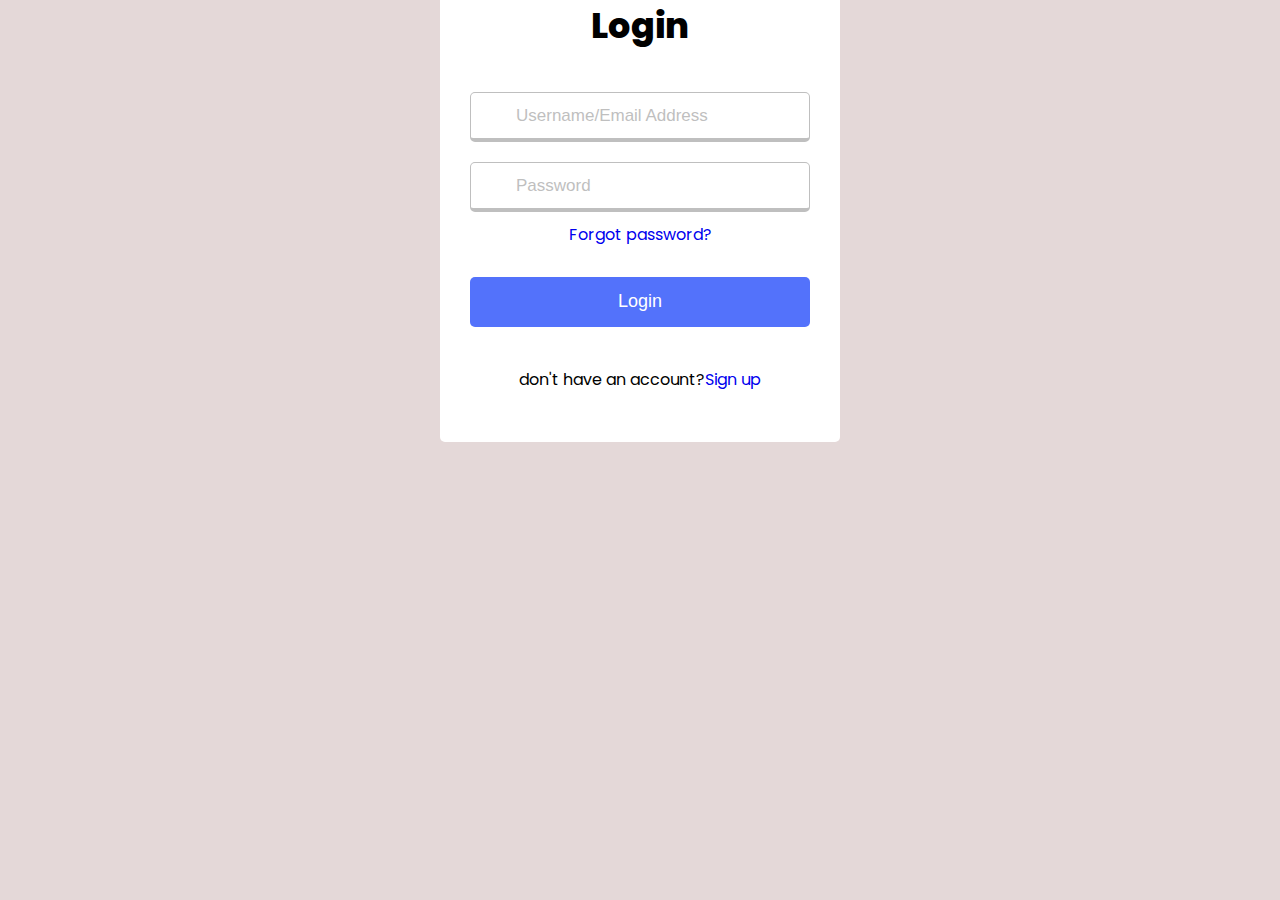
<file: Login.html>
<!DOCTYPE html>
<html lang="en">
  <head>
    <meta charset="UTF-8" />
    <meta name="viewport" content="width=device-width, initial-scale=1.0" />
    <title>Login</title>

    <link
      href="https://cdn.jsdelivr.net/npm/bootstrap@5.3.2/dist/css/bootstrap.min.css"
      rel="stylesheet"
      integrity="sha384-T3c6CoIi6uLrA9TneNEoa7RxnatzjcDSCmG1MXxSR1GAsXEV/Dwwykc2MPK8M2HN"
      crossorigin="anonymous"
    />
    <link rel="stylesheet" href="assets/css/styles.css" />

    <script defer src="assets/js/validation.js"></script>

    <!-- font awesome link -->
    <link
      rel="stylesheet"
      href="https://cdnjs.cloudflare.com/ajax/libs/font-awesome/6.5.1/css/all.min.css"
      integrity="sha512-DTOQO9RWCH3ppGqcWaEA1BIZOC6xxalwEsw9c2QQeAIftl+Vegovlnee1c9QX4TctnWMn13TZye+giMm8e2LwA=="
      crossorigin="anonymous"
      referrerpolicy="no-referrer"
    />
  </head>
  <body>
    <div class="login-container">
      <div class="wrapper">
        <header>Login</header>
        <form action="#">
          <div class="field email">
            <div class="input-area">
              <input type="text" placeholder="Username/Email Address" />
              <i class="icon fas fa-envelope"></i>
              <i class="error error-icon fas fa-exclamation-circle"></i>
            </div>
            <div class="error error-txt">Email can't be Blank</div>
          </div>
          <div class="field password">
            <div class="input-area">
              <input type="password" placeholder="Password " />
              <i class="icon fas fa-lock"></i>
              <i class="error error-icon fas fa-exclamation-circle"></i>
            </div>
            <div class="error error-txt">password can't be Blank</div>
          </div>
          <div class="pass-link"><a href="#">Forgot password?</a></div>
          <input type="submit" value="Login" />
        </form>
        <div class="signup-link">
          don't have an account?<a href="SignUp.html">Sign up</a>
        </div>
      </div>
    </div>
  </body>
</html>
</file>
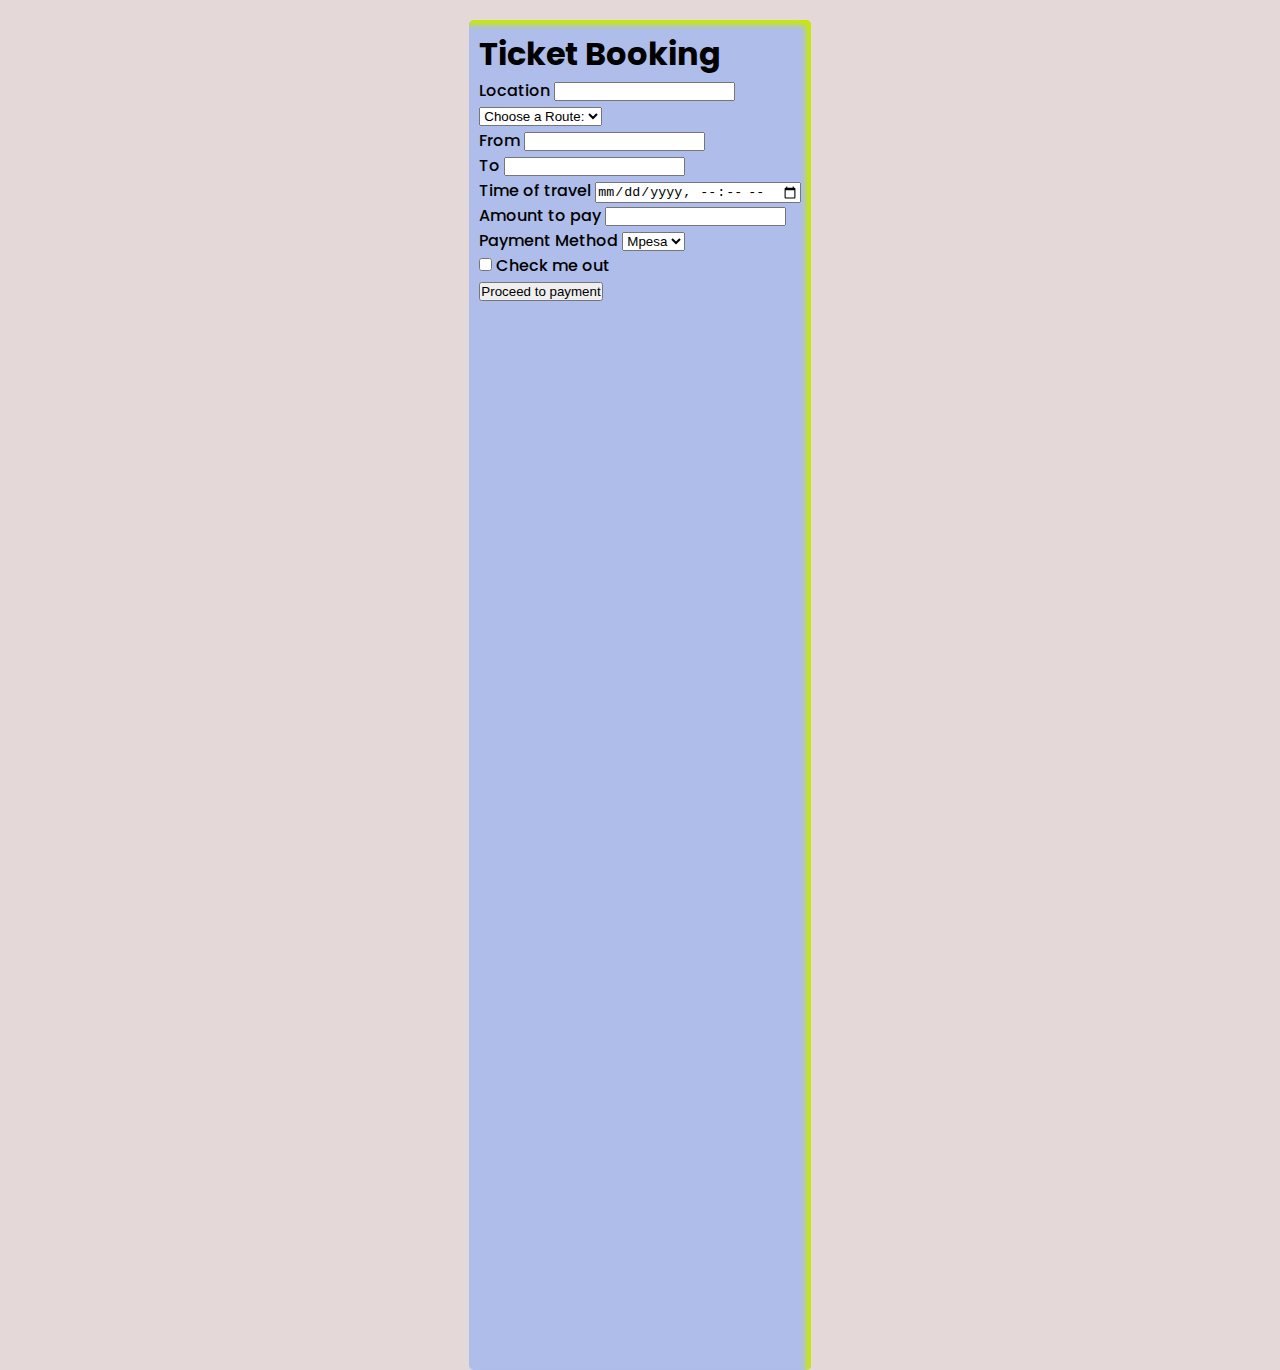
<file: Ticket_booking.html>
<!DOCTYPE html>
<html lang="en">
  <head>
    <meta charset="UTF-8" />
    <meta name="viewport" content="width=device-width, initial-scale=1.0" />
    <title>ticket_booking</title>

    <link rel="stylesheet" href="assets/css/Ticket_booking.css" />

    <link
      href="https://cdn.jsdelivr.net/npm/bootstrap@5.3.2/dist/css/bootstrap.min.css"
      rel="stylesheet"
      integrity="sha384-T3c6CoIi6uLrA9TneNEoa7RxnatzjcDSCmG1MXxSR1GAsXEV/Dwwykc2MPK8M2HN"
      crossorigin="anonymous"
    />
  </head>
  <body>
    
    <section class="ticket">
      <h1>Ticket Booking</h1>
      <form class="row g-3">
        <div class="col-12">
          <label for="location" class="form-label">Location</label>
          <input
            type="text"
            class="form-control"
            id="location"
          />
          </div>
        <div>
          <select
            class="form-select form-select-lg mb-3"
            aria-label="Large select example"
            name="route" id="route"
          >
            <option selected>Choose a Route:</option>
            <option value="Meru-maua"></option>Meru to Maua </option>
            <option value="2">Meru to Maua</option>
            <option value="3">Meru to Maua</option>
            <option value="3">Meru to Maua</option>
            <option value="3">Meru to Maua</option>
            <option value="3">Meru to Maua</option>
          </select>
        </div>

        <div class="col-md-6">
          <label for="start" class="form-label">From</label>
          <input type="text" class="form-control" id="start" />
        </div>
        <div class="col-md-6">
          <label for="desti" class="form-label">To</label>
          <input type="text" class="form-control" id="desti" />
        </div>
        <div class="col-12">
          <label for="datetime" class="form-label">Time of travel</label>
          <input
            type="datetime-local"
            class="form-control"
            id="datetime"
            
          />
        </div>
        
        
        <div class="col-md-6">
          <label for="amount" class="form-label">Amount to pay</label>
          <input type="number" class="form-control" id="amount" />
        </div>
        <div class="col-md-4">
          <label for="Paymethod" class="form-label">Payment Method</label>
          <select id="Paymethod" class="form-select">
            <option selected>Mpesa</option>
            <option>Mpesa</option>
          </select>
        </div>
        
        <div class="col-12">
          <div class="form-check">
            <input class="form-check-input" type="checkbox" id="gridCheck" />
            <label class="form-check-label" for="gridCheck">
              Check me out
            </label>
          </div>
        </div>
        <div class="col-12">
          <!-- <button type="submit" class="btn btn-primary">Proceed to payment</button> -->
          <a href="#"><button type="submit" class="btn btn-primary">Proceed to payment</button></a>        </div>
      </form>
    </section>
  </body>
</html>
</file>
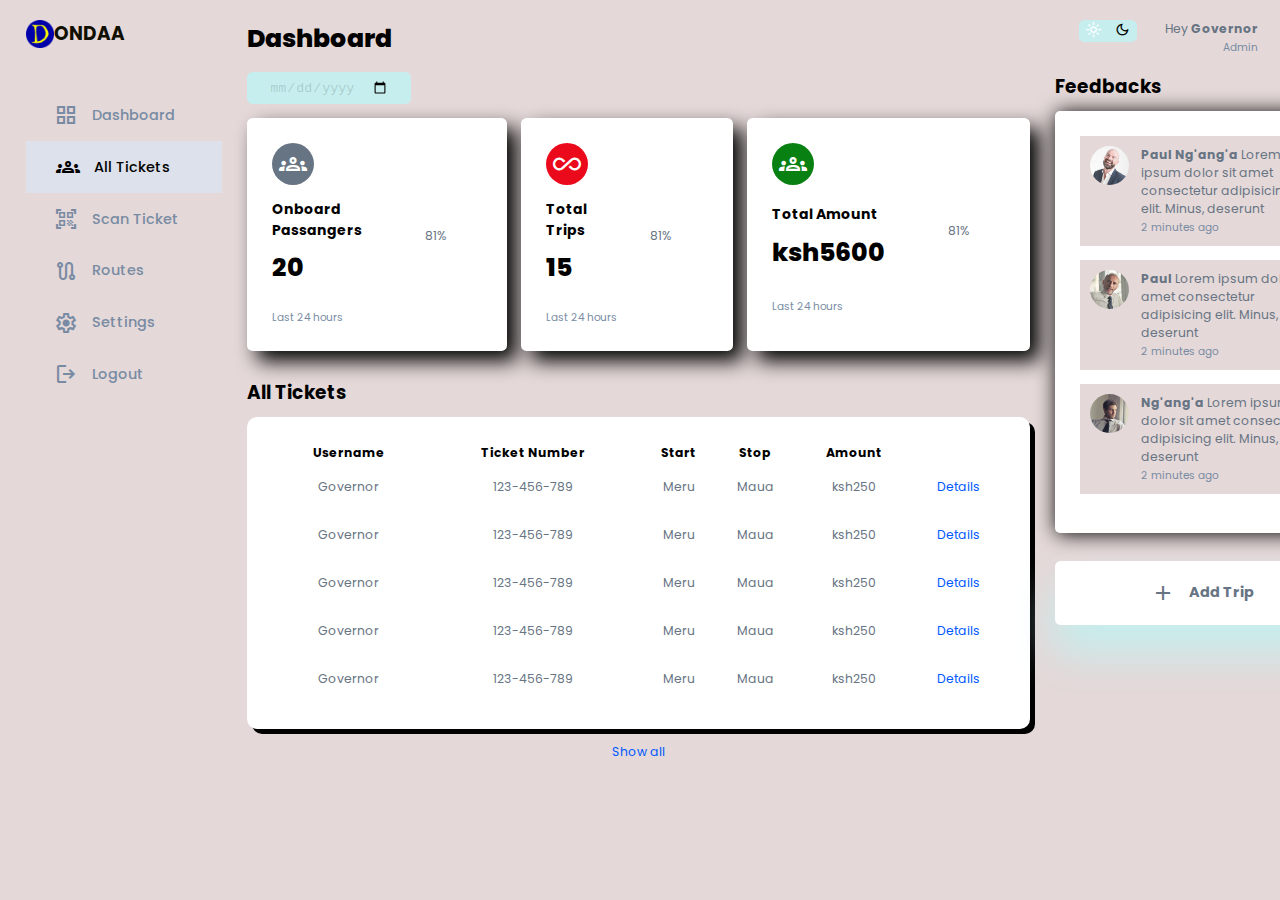
<file: admin-dashboard/dash.html>
<!DOCTYPE html>
<html lang="en">
  <head>
    <meta charset="UTF-8" />
    <meta name="viewport" content="width=device-width, initial-scale=1.0" />
    <title>Dashboard</title>
    <!-- css -->
    <link rel="stylesheet" href="dash.css" />
    <!-- material icons link -->
    <link
      href="https://fonts.googleapis.com/css2?family=Material+Symbols+Outlined"
      rel="stylesheet"
    />
  </head>
  <body>
    <div class="container">
      <aside>
        <div class="top">
          <div class="logo">
            <img src="../assets/images/favicon-32x32.png" alt="" />
            <h2>ondaa</h2>
          </div>
          <div class="close" id="close-btn">
            <span class="material-symbols-outlined"> close </span>
          </div>
        </div>
        <div class="sidebar">
          <a href="#">
            <span class="material-symbols-outlined"> grid_view </span>
            <h3>Dashboard</h3>
          </a>
          <a href="#" class="active">
            <span class="material-symbols-outlined"> groups </span>
            <h3>All Tickets</h3>
          </a>
          <a href="#">
            <span class="material-symbols-outlined"> qr_code_scanner </span>
            <h3>Scan Ticket</h3>
          </a>
          <a href="#">
            <span class="material-symbols-outlined"> route </span>
            <h3>Routes</h3>
          </a>
          <a href="#">
            <span class="material-symbols-outlined"> settings </span>
            <h3>Settings</h3>
          </a>
          <a href="#">
            <span class="material-symbols-outlined"> logout </span>
            <h3>Logout</h3>
          </a>
        </div>
      </aside>

      <!-- END OF SIDEBAR -->
      <main>
        <h1>Dashboard</h1>
        <div class="date">
          <input type="date" />
        </div>
        <div class="insights">
          <div class="on-board">
            <span class="material-symbols-outlined"> groups </span>
            <div class="middle">
              <div class="left">
                <h3>Onboard Passangers</h3>
                <h1>20</h1>
              </div>
              <div class="progress">
                <svg>
                  <circle cx="38" cy="38" r="36"></circle>
                </svg>
                <div class="number">
                  <p>81%</p>
                </div>
              </div>
            </div>
            <small class="text-muted">Last 24 hours</small>
          </div>
          <!-- End of onboard -->

          <div class="trips">
            <span class="material-symbols-outlined"> all_inclusive </span>
            <div class="middle">
              <div class="left">
                <h3>Total Trips</h3>
                <h1>15</h1>
              </div>
              <div class="progress">
                <svg>
                  <circle cx="38" cy="38" r="36"></circle>
                </svg>
                <div class="number">
                  <p>81%</p>
                </div>
              </div>
            </div>
            <small class="text-muted">Last 24 hours</small>
          </div>

          <div class="amount">
            <span class="material-symbols-outlined"> groups </span>
            <div class="middle">
              <div class="left">
                <h3>Total Amount</h3>
                <h1>ksh5600</h1>
              </div>
              <div class="progress">
                <svg>
                  <circle cx="38" cy="38" r="36"></circle>
                </svg>
                <div class="number">
                  <p>81%</p>
                </div>
              </div>
            </div>
            <small class="text-muted">Last 24 hours</small>
          </div>
        </div>

        <!-- END OF INSIGHT SECTION -->

        <div class="all-tickets">
          <h2>All Tickets</h2>
          <table>
            <thead>
              <tr>
                <th>Username</th>
                <th>Ticket Number</th>
                <th>Start</th>
                <th>Stop</th>
                <th>Amount</th>
                <th></th>
              </tr>
            </thead>
            <tbody>
              <tr>
                <td>Governor</td>
                <td>123-456-789</td>
                <td>Meru</td>
                <td>Maua</td>
                <td>ksh250</td>
                <td class="primary"><a href="#">Details</a></td>
              </tr>
              <tr>
                <td>Governor</td>
                <td>123-456-789</td>
                <td>Meru</td>
                <td>Maua</td>
                <td>ksh250</td>
                <td class="primary"><a href="#">Details</a></td>
              </tr>
              <tr>
                <td>Governor</td>
                <td>123-456-789</td>
                <td>Meru</td>
                <td>Maua</td>
                <td>ksh250</td>
                <td class="primary"><a href="#">Details</a></td>
              </tr>
              <tr>
                <td>Governor</td>
                <td>123-456-789</td>
                <td>Meru</td>
                <td>Maua</td>
                <td>ksh250</td>
                <td class="primary"><a href="#">Details</a></td>
              </tr>
              <tr>
                <td>Governor</td>
                <td>123-456-789</td>
                <td>Meru</td>
                <td>Maua</td>
                <td>ksh250</td>
                <td class="primary"><a href="#">Details</a></td>
              </tr>
            </tbody>
          </table>
          <a href="#">Show all</a>
        </div>
      </main>

      <!-- END OF MAIN -->

      <div class="right">
        <div class="top">
          <button id="menu-btn">
            <span class="material-symbols-outlined"> menu </span>
          </button>
          <div class="theme-toggler">
            <span class="material-symbols-outlined active"> light_mode </span
            ><span class="material-symbols-outlined"> dark_mode </span>
          </div>
          <div class="profile">
            <div class="info">
              <p>Hey <b>Governor</b></p>
              <small class="text-muted">Admin</small>
            </div>
            <div class="profile-photo">
              <img src="../assets/images/testi1.jpg" alt="">
            </div>
          </div>
        </div>


        <div class="recent-feedbacks">
          <h2>Feedbacks</h2>
          <div class="feedbacks">
            <div class="feedback">
              <div class="profile-photo">
                <img src="../assets/images/testi2.jpg" alt="">
              </div>
              <div class="message">
                <p><b>Paul Ng'ang'a</b>
                Lorem ipsum dolor sit amet consectetur adipisicing elit. Minus, deserunt
                </p>
                <small class="text-muted">2 minutes ago</small>
              </div>
            </div>
            <div class="feedback">
              <div class="profile-photo">
                <img src="../assets/images/testi3.jpg" alt="">
              </div>
              <div class="message">
                <p><b>Paul</b>
                Lorem ipsum dolor sit amet consectetur adipisicing elit. Minus, deserunt
                </p>
                <small class="text-muted">2 minutes ago</small>
              </div>
            </div>
            <div class="feedback">
              <div class="profile-photo">
                <img src="../assets/images/testi4.jpg" alt="">
              </div>
              <div class="message">
                <p><b>Ng'ang'a</b>
                Lorem ipsum dolor sit amet consectetur adipisicing elit. Minus, deserunt
                </p>
                <small class="text-muted">2 minutes ago</small>
              </div>
            </div>
          </div>
        </div>
        <div class="recent-trips">
          <div class="item add-trip">
            <span class="material-symbols-outlined">
              add
              </span>
              <h3>Add Trip</h3>
          </div>
        </div>
      </div>
    </div>
    <script src="dash.js"></script>
  </body>
</html>
</file>
<file: assets/css/styles.css>
@import url('https://fonts.googleapis.com/css2?family=Poppins:wght@400;500;600;700&display=swap');


*,
::before,
::after {
    margin: 0;
    padding: 0;
    box-sizing: border-box;
    text-decoration: none;
    list-style: none;
}

body {
    font-family: 'Poppins', sans-serif;
    position: relative;
    margin: 0;
    scroll-behavior: smooth;
    background-color: rgb(228, 216, 216);
    /* overflow: hidden; */
    /* background-color: rgb(207, 238, 167); */
}

.container-hero {
    background-color: rgb(228, 216, 216);
    /* height: 500px; */
}

.container-nav {
    display: flex;
    justify-content: space-between;
    align-items: center;
}

.container-nav .logo {
    display: flex;
    justify-content: center;
    align-items: center;
    margin: 0 20px;
    font-size: 34;
    color: rgb(0, 110, 255);
    display: flex;
    text-transform: uppercase;
    /* color: #110f00; */
    
}

.navigation {
    display: flex;
    justify-content: center;
    align-items: center;

}


.nav-list {
    display: flex;
    justify-content: space-around;
    align-items: center;
}

.nav-list li {
    background-color: beige;
    margin: 10px;
    padding: 5px 10px;
    border-radius: 5px;
}

.nav-list li a {
    text-decoration: none;

}

.navigation .nav-btn {
    display: flex;
    justify-content: center;
    align-items: center;

}

.navigation .nav-btn li {
    background-color: aliceblue;
    margin: 10px;
    padding: 10px;
    border: 1px solid black;
    border-radius: 5px;
}

.navigation .nav-btn li a {
    text-decoration: none;

}

.hero {
    display: flex;
    justify-content: space-around;
    align-items: center;
    margin-top: 50px;
}

.hero .context {
    margin: 20px;
    width: 50%;
    font-size: 32px;
}

.hero-btn {
    display: flex;
    justify-content: center;
    align-items: center;
}

.hero-btn li {
    margin: 20px;
    padding: 10px;
    border-radius: 10px;
    background-color: black;
}

.hero-btn li a {
    color: #fff;
}

/* about section */


.about-section {
    width: 100%;
    min-height: 100vh;
    background-color: #ddd;
}

.about-container {
    width: 80%;
    display: block;
    margin: auto;
    padding: 100px;
}

.about-content-section {
    float: right;
    width: 55%;
}

.image-section {
    float: left;
    width: 40%;
}

.image-section img {
    width: 100%;
    height: auto;
}

.about-content-section .title {
    text-transform: uppercase;
    font-size: 28px;
}

.about-content-section .content h3 {
    margin-top: 20px;
    font-size: 22px;
}

.about-content-section .content p {
    margin-top: 10px;
    font-size: 18px;
    line-height: 1.5;
}

.about-content-section .button {
    margin-top: 20px;
}

.about-content-section .button a {
    background-color: #3d3d3d;
    padding: 12px 40px;
    color: #fff;
    font-size: 25px;
    letter-spacing: 1.5px;
}

.about-content-section .button a:hover {
    background-color: #a52a2a;
    color: #fff;
}

.about-content-section .social {
    margin: 40px 40px;
}

.about-content-section .social i {
    color: #a52a2a;
    font-size: 30px;
    padding: 0px 10px;
}

.about-content-section .social i:hover {
    color: #3d3d3d;
}

/* Testimonials */
.testi-container {
    position: relative;
    width: 100%;
    min-height: 450px;
    background-color: #f5f5f5;
}

.testi-container .testi-contents-wrapper {
    width: 70%;
    min-height: inherit;
    margin: 30px auto;
    text-align: center;
    /* border: 1px solid black; */
}

.testi-contents-wrapper .testi-header h1 {
    position: relative;
    font-size: 40px;
    text-transform: uppercase;
    font-weight: 500;
    text-align: center;
    letter-spacing: 1px;
}

.testi-contents-wrapper .testi-header h1::before {
    content: "";
    width: 200px;
    height: 2px;
    background-color: #006994;
    border-radius: 15px;
    position: absolute;
    left: 50%;
    transform: translateX(-50%);
    bottom: -10px;
}

.testi-contents-wrapper .testRow {
    width: 100%;
    min-height: inherit;
    position: relative;
    overflow: hidden;
}

.testRow .testItem {
    width: 100%;
    height: 100%;
    position: absolute;
    display: flex;
    justify-content: center;
    align-items: center;
    flex-direction: column;
}

.testRow .testItem:not(.active) {
    top: 0;
    left: -100%;
}

.testRow .testItem img {
    width: 120px;
    height: 120px;
    border-radius: 50%;
    object-fit: cover;
    margin-bottom: 5px;
    outline: 2px solid #006994;
    outline-offset: 2px;
}

.testRow .testItem h3 {
    font-size: 30px;
    font-style: italic;
    padding: 7px;
}

.testRow .testItem h4 {
    font-style: italic;
}

.testRow .testItem p {
    font-size: 18px;
    letter-spacing: 1px;
    line-height: 1.2;
    padding: 10px;
}

.testi-contents-wrapper .indicators {
    position: absolute;
    background-origin: 30px;
    left: 50%;
    transform: translateX(-50%);
    padding: 5px;
    cursor: pointer;
}

.testi-contents-wrapper .indicators .dot {
    width: 15px;
    height: 15px;
    margin: 0px 3px;
    border: 3px solid #aaa;
    border-radius: 50%;
    display: inline-block;
    transition: background-color 0.5s ease;
}

.testi-contents-wrapper .indicators .active {
    background-color: #006994;
}

@keyframes next1 {
    from {
        left: 0%;
    }

    to {
        left: -100%;
    }
}


@keyframes next2 {
    from {
        left: 100%;
    }

    to {
        left: 0%;
    }
}

@keyframes prev1 {
    from {
        left: 0%;
    }

    to {
        left: 100%;
    }
}


@keyframes prev2 {
    from {
        left: -100%;
    }

    to {
        left: 0%;
    }
}


/* footer */

.footer-container{
    max-width: 1170px;
    margin: auto;
}

.Row{
    display: flex;
    flex-wrap: wrap;
}

.footer
{
    background-color: #546080;
}
.footer-col{
    width: 25%;
    padding: 0 15px;
}
.footer-col h4{
    font-size: 18px;
    color: #ffff;
    text-transform: capitalize;
    margin-bottom: 35px;
    font-weight: 500;
    position: relative;
}
.footer-col h4::before{
    content: '';
    position: absolute;
    left: 0;
    bottom: -10px;
    background-color: #e91e63;
    height: 2px;
    width: 50px;

}
.footer-col ul li:not(:last-child){
    margin-bottom: 10px;
}
.footer-col ul li a{
    font-size: 16px;
    text-transform: capitalize;
    color: #fff;
    text-decoration: none;
    font-weight: 300;
    color: #bbbbbb;
    display: block;
    transition: all .3s ease;
}

.footer-col ul li a:hover{
    color: #fff;
    padding-left: 10px;
}
.footer-col .social-links a{
    display: inline-block;
    height: 40px;
    width: 40px;
    background-color: rgba(255,255,255,0.2);
    margin: 0 10px 10px 0;
    text-align: center;
    line-height: 40px;
    border-radius: 50%;
    color: #fff;
    transition: all .5s ease;
}
.footer-col .social-links a:hover{
    color: #24262b;
    background-color: #fff;
}
.copy-rights
{
    text-align: center;
    color: #bbbbbb;
}


/* Ticket Section */
.ticket{
    padding: 20px;
}
.card-body.ticket{
    margin-top: 20px;
    padding: 10px;
    background-color: #e4e094;
    /* background: transparent; */
    border: none;
    border-radius: 5px;
    font-weight: 500;
    box-shadow: inset -5px 5px 5px rgb(248, 232, 5);
}
#qrcode{
    margin: auto;

}


/* sign up */
#form
{
    width: 300px;
    margin: 20vh auto 0 auto;
    padding: 20px;
    background-color: whitesmoke;
    border-radius: 5px;
    font-size: 12px;
}
#form h1{
    color: #0f2027;
    text-align: center;
}
#form button{
    padding: 10px;
    margin-top: 10px;
    width: 100%;
    color: #fff;
    background-color: rgb(41,57,194);
    border: none;
    border-radius: 5px;
}.input-control{
    display: flex;
    flex-direction: column;
}
.input-control input
{
    border: 2px solid #f0f0f0;
    border-radius: 5px;
    display: block;
    font-size: 12px;
    padding: 10px;
    width: 100%;
}
.input-control input:focus
{
    outline: 0;
}
.input-control.success input{
    border-color: #09c372;
}
.input-control.error input{
    border-color: #ff3860;
}
.input-control .error{
    color: #ff3860;
    font-size: 9px;
    height: 13px;
}




/* Login page */
.login-container{
    height: 400px;
    display: flex;
    align-items: center;
    justify-content: center;
}
.wrapper
{
    width: 400px;
    background: #fff;
    text-align: center;
    border-radius: 5px;
    padding: 40px 30px 50px 30px; 
}
.wrapper header{
    font-size: 35px;
    font-weight: 800;
}
.wrapper form{
    margin: 40px 0;
}
form .field{
    width: 100%;
    margin-bottom: 20px;
}
form .field.shake{
    animation: shake .01s ease-in-out;
}
@keyframes shake {
    0%, 100%{
        margin-left: 0;
    }
    20%, 80%{
        margin-left: -12px;
    }
    40%, 60%{
        margin-left: 12px;
    }
}
form .field .input-area{
    position: relative;
}
form input{
    height: 50px;
    width: 100%;
    outline: none;
    padding: 0 45px;
    font-size: 18px;
    border-radius: 5px;
    border: 1px solid #bfbfbf;
    border-bottom-width: 4px;
}
form .field.error input{
    border-color: #dc3545;
}
form input::placeholder{
    color: #bfbfbf;
    font-size: 17px;
}
form .field i{
    position: absolute;
    top: 50%;
    font-size: 18px;
    pointer-events: none;
    transform: translateY(-50%);
}
form .field .icon{
    left: 15px;
    columns: #bfbfbf;
}
form .field .error-icon{
    right: 15px;
    color: #dc3545;
}
form .field .error-txt{
    color: #dc3545;
    margin-top: 5px;
}
form .field .error{
    display: none;
}
form .field.error .error{
    display: block;
}
form .pass-link{
    text-align: center;
    margin-top: -10px;
}
.wrapper a{
    counter-reset: #5372FB;
    text-decoration: none;
}
.wrapper a:hover{
    text-decoration: underline;
}
form input[type="submit"]{
    margin-top: 30px;
    border: none;
    color: #fff;
    cursor: pointer;
    background: #5372FB;
    transition: background .2s ease;
}
form input[type="submit"]:hover{
    background: #2c52cd;
}
    /* media screen */
    @media screen and (max-width: 768px) {
        .about-container {
            width: 80%;
            display: block;
            margin: auto;
            padding: 50px;
        }

        .about-content-section {
            float: none;
            width: 100%;
            display: block;
            margin: auto;
        }

        .image-section {
            float: none;
            width: 100%;
        }

        .image-section img {
            width: 100%;
            height: auto;
            display: block;
            margin: auto;
        }

        .about-content-section .title {
            text-align: center;
            font-size: 19px;
        }

        .about-content-section .button {
            text-align: center;
        }

        .about-content-section .button a {
            padding: 9px 30px;

        }

        .about-content-section .social {
            text-align: center;
        }

        /* Testimonials */

        .testi-container .testi-contents-wrapper {
            width: 90%;
        }

        .testi-contents-wrapper .testi-header h1 {
            font-size: 32px;


        }

        .testRow .testItem h3 {
            font-size: 26px;
        }

        .testRow .testItem p {
            font-size: 16px;
            letter-spacing: initial;
            line-height: initial;

        }


        /* footer */
        .footer-col{
            width: 100%;
            margin-bottom: 30px;
        }
    }
</file>
<file: assets/css/Ticket_booking.css>
@import url('https://fonts.googleapis.com/css2?family=Poppins:wght@400;500;600;700&display=swap');


*,
::before,
::after {
    margin: 0;
    padding: 0;
    box-sizing: border-box;
    text-decoration: none;
    list-style: none;
}

body {
    font-family: 'Poppins', sans-serif;
    position: relative;
    margin: 0;
    scroll-behavior: smooth;
    background-color: rgb(228, 216, 216);;
    display: flex;
    justify-content: center;
    align-items: center;
    overflow: hidden;
    /* background-image: url(./assets/images/matatu4.jpeg); */
    background-repeat: no-repeat;
    background-position: center;
    background-size: cover;
}

.ticket{
    max-width: 700px;
    min-height: 150vh;
    margin-top: 20px;
    padding: 10px;
    background-color: #aebde9;
    /* background: transparent; */
    border-radius: 5px;
    font-weight: 500;
    box-shadow: inset -5px 5px 5px rgb(199, 233, 6);
        
}
</file>
<file: admin-dashboard/dash.css>
@import url('https://fonts.googleapis.com/css2?family=Poppins:wght@400;500;600;700&display=swap');

:root{
    --primary-color: rgb(0, 89, 255);
    --color-danger: #eb091c;
    --color-succes: #088012;
    --color-warning: #f0a22e;
    --color-white: #fff;
    --color-info-dark: #788ba3;
    --color-info-light: #dce1eb;
    --color-light: #c6eeee;
    --color-dark: rgba(34, 35, 39, 0.18);
    --color-primary-variant: #677483;
    --color-dark-variant: #677483;
    --color-background: rgb(228, 216, 216);

    --card-border-radius: 2rem;
    --border-radius-1: 0.4rem;
    --border-radius-2: 0.4rem;
    --border-radius-3: 1.2rem;
    
    --card-padding: 1.8rem;
    --padding-1: 1.2rem;

    --box-shadow: 0 2rem 3rem var(--color-light);

}

/* ------dark theme variables-------- */

.dark-theme-variables{
    --color-background: #181a1e;
    --color-white: #202528;
    --color-dark: #edeffd;
    --color-dark-variant: #a3bdcc;
    --color-light: rgba(0, 0, 0, 0.4);
    --box-shadow: 0 2rem 3rem var(--color-light);
}
*{
    margin: 0;
    padding: 0;
    box-sizing: border-box;
    text-decoration: none;
    outline: 0;
    border: 0;
    appearance: none;
    list-style: none;
}
html{
    font-size: 14px;
}
body{
    width: 100vw;
    height: 100vh;
    font-family: poppins, sans-serif;
    font-size: 0.88rem;
    background: var(--color-background);
    overflow-x: hidden;
}
.container{
  display: grid;
  width: 96%;
  margin: 0 auto;
  gap: 1.8rem;
  grid-template-columns: 14rem auto 23rem;
}
a{
    color: var(--dark-color);
}
img{
    display: block;
    width: 100%;
}
h1{
    font-weight: 800;
    font-size: 1.8rem;
}
h2{
    font-style: 1.4rem;
}
h3{
    font-style: 0.87rem;
}
h4{
    font-style: 0.8rem;
}
h5{
    font-style: 0.77rem;
}
small{
    font-size: 0.75rem;
}
.profile-photo{
    width: 2.8rem;
    height: 2.8rem;
    border-radius: 50%;
    overflow: hidden;
}
.text-muted{
    color: var(--color-info-dark);
}
p{
    color: var(--color-primary-variant);
}
b{
    color: var(--dark-color);
}

.primary{
    color: var(--color-primary);
}
.danger{
    color: var(--color-danger);
}
.success{
    color: var(--color-succes);
}
.warning{
    color: var(--color-warning);
}
aside{
    height: 100vh;
}
aside .top{
    display: flex;
    align-items: center;
    justify-content: space-between;
    margin-top: 1.4rem;
}
aside .logo{
    display: flex;
    text-transform: uppercase;
    color: #110f00;
}
aside .logo img{
    width: 2rem;
    height: 2rem;
}
aside .close{
    display: none;
}
/* ========== SIDEBAR ========== */

aside .sidebar{
    /* background: white; */
    display: flex;
    flex-direction: column;
    height: 86vh;
    position: relative;
    top: 3rem;
}
aside h3{
    font-weight: 500;
}

aside .sidebar a{
    display: flex;
    color: var(--color-info-dark);
    margin-left: 2rem;
    gap: 1rem;
    align-items: center;
    position: relative;
    height: 3.7rem;
    transition: all 300ms ease;
}
aside .sidebar a span{
    transition: all 300ms ease;
}
aside .sidebar a.active{
    background: var(--color-info-light);
    color: var(--color-primary);
    margin-left: 0;

}
aside .sidebar a.active::before{
    content: "";
    width: 5px;
    height: 100%;
    background: var(--color-primary);
}
aside .sidebar a.active span{
    color: var(--color-primary);
    margin-left: calc(1rem - 3px);
}
aside .sidebar a:hover{
    color: var(--color-primary);
}
aside .sidebar a:hover span{
    margin-left: 1rem;
}
/* =====  Main  ======= */

main{
    margin-top: 1.4rem;
}
main .date{
    display: inline-block;
    background: var(--color-light);
    border-radius: var(--border-radius-1);
    margin-top: 1rem;
    padding: 0.5rem 1.6rem;
}
main .date input[type='date']{
    background: transparent;
    color: var(--color-dark);
}
main .insights{
    display: grid;
    grid-template-columns: repeat(3,1fr);
    gap: 1rem;
}
main .insights > div{
    background: var(--color-white);
    padding: var(--card-padding);
    border-radius: var(--border-radius-1);
    margin-top: 1rem;
    box-shadow: 10px 10px 20px;
    transition: all 300ms ease;
}
main .insights > div:hover{
    box-shadow: none;
}
main .insights > div span{
    background: var(--color-primary-variant);
    padding: 0.5rem;
    border-radius: 50%;
    color: var(--color-white);
    font-size: 2rem;
}
main .insights > div.trips span{
    background: var(--color-danger);
}
main .insights > div.amount span{
    background: var(--color-succes);
}
main .insights > div .middle{
    display: flex;
    align-items: center;
    justify-content: center;
    gap: 2rem;
}
main .insights h3{
    margin: 1rem 0 0.6rem;
    font-size: 1rem;
}
main .insights .progress{
    position: relative;
    width: 92px;
    height: 92px;
    border-radius: 50%;
}

main .insights svg{
    width: 7rem;
    height: 7rem; 
}
main .insights svg circle{
    fill: none;
    stroke: var(--color-primary);
    stroke-width: 14;
    stroke-linecap: round;
    transform: translate(5px, 5px);
    stroke-dashoffset: 92;
}
main .insights .on-board svg circle{
    stroke-dashoffset: 5;
    stroke-dasharray: 80;
}main .insights .amount svg circle{
    stroke-dashoffset: -30;
    stroke-dasharray: 200;
}

main .insights .progress .number{
    position: absolute;
    top: 0;
    left: 0;
    height: 100%;
    width: 100%;
    display: flex;
    justify-content: center;
    align-items: center;
}
main .insights small{
    display: block;
    margin-top: 1.6rem;
}


/* =====  All Tickets  ===== */

main .all-tickets{
    margin-top: 2rem;
}
main .all-tickets h2{
    margin-bottom: 0.8rem;
}

main .all-tickets table{
    background: var(--color-white);
    width: 100%;
    border-radius: 10px;
    padding: var(--card-padding);
    text-align: center;
    box-shadow: 5px 5px;

}
main table tbody td{
    height: 2.8rem;
    border-radius: 1px solid var(--primary-color);
    color: var(--color-primary-variant);
}

main table tr:last-child td{
    border: none;
}
main .all-tickets a{
    text-align: center;
    display: block;
    margin: 1rem auto;
    color: var(--primary-color);
}


/* =====  RIGHT  ======= */
.right{
    margin-top: 1.4rem;
    margin-right: 2rem;
}
.right .top{
    display: flex;
    justify-content: center;
    gap: 2rem;
}
.right .top button{
    display: none;
}
.right .theme-toggler{
    background: var(--color-light);
    display: flex;
    justify-content: space-between;
    align-items: center;
    height: 1.6rem;
    width: 4.2rem;
    cursor: pointer;
    border-radius: var(--border-radius-1);
} 
.right .theme-toggler span{
    font-size: 1.2rem;
    width: 50%;
    height: 100%;
    display: flex;
    align-items: center;
    justify-content: center;
}
.right .theme-toggler span.active{
    background: var(--color-light);
    color: white;
    border-radius: var(--border-radius-1);
}
.right .top .profile{
    display: flex;
    gap: 2rem;
    text-align: right;
}

/* ======   FEEDBACKS  ======= */
.right .recent-feedbacks{
    margin-top: 1rem;
}
.right .recent-feedbacks h2{
    margin-bottom: 0.8rem;
}
.right .recent-feedbacks .feedbacks{
    background: var(--color-white);
    padding: var(--card-padding);
    border-radius: 5px;
    box-shadow: 1px 1px 20px;
}
.right .recent-feedbacks .feedbacks:hover{
    box-shadow: none;
}
.right .recent-feedbacks .feedbacks .feedback{
    display: grid;
    grid-template-columns: 2.6rem auto;
    gap: 1rem;
    margin-bottom: 1rem;
    background: var(--color-background);
    padding: 10px;
}
.right .recent-feedbacks .feedbacks .feedback .message p{
    color: var(--color-dark-variant);
}
.right .recent-trips{
    margin-top: 2rem;
}
.right .recent-trips .item{
    background-color: white;
    display: flex;
    align-items: center;
    gap: 1rem;
    margin-bottom: 0.7rem;
    padding: 1.4rem var(--card-padding);
    border-radius: var(--border-radius-1);
    box-shadow: var(--box-shadow);
    transition: all 300ms ease;
}
.right .recent-trips .item:hover{
    box-shadow: none;
}
.right .recent-trips .add-trip{
    /* background-color: transparent; */
    border: 2px dashed var(--color-primary);
    color: var(--color-primary-variant);
    display: flex;
    align-items: center;
    justify-content: center;
}
.right .recent-trips .add-trip:hover{
    background: var(--color-white);
    color: white;
}
.right .recent-trips .add-trip div{
    display: flex;
    align-items: center;
    gap: 0.6rem;
}


/* ===  MEDIA QUERIES  === */

@media screen and (max-width: 1200px) {
    .container{
        width: 94%;
        grid-template-columns: 7rem auto 23rem;
    }
    aside .logo h2{
        display: none;
    }
    aside .sidebar h3{
        display: none;
    }
    aside .sidebar a{
        width: 5.6rem;
    }
    aside .sidebar a:last-child{
        position: relative;
        margin-top: 1.8rem;
    }
    main .insights{
        grid-template-columns: 1fr;
        gap: 0;
    }
    main .all-tickets{
        width: 94%;
        position: absolute;
        left: 50%;
        transform: translateX(-50%);
        margin: 2rem 0 0 8.8rem;
    }
    main .all-tickets table{
        width: 83vw;
    }
}

/* ====mobile and small tablets === */

@media screen and (max-width: 768px) {
    .container{
        width: 100%;
        grid-template-columns: 1fr;
        margin-right: 2rem;
    }
    aside{
        position: fixed;
        left: -100%;
        background-color: var(--color-white);
        width: 18rem;
        z-index: 3;
        box-shadow: 1rem 3rem 4rem var(--color-light);
        padding-right: var(--card-padding);
        display: none;
        animation: showmenu 400ms ease forwards;
    }
    @keyframes showmenu {
        to{
            left: 0;
        }
        
    }
    aside .logo{
        margin-left: 1rem;
    }
    aside .logo h2{
        display: inline;
    }
    aside .sidebar h3{
        display: inline;
    }
    aside .sidebar a{
        width: 100%;
        height: 2.4rem;
    }
    aside .sidebar a:last-child{
        position: absolute;
        bottom: 5rem;
    }
    aside .close{
        display: inline-block;
        cursor: pointer;
    }

    main{
        margin-top: 8rem;
        padding: 0 1rem;
    }
    main .all-tickets{
        position: relative;
        margin: 3rem 0 0 0;
        width: 100%;
    }
    main .all-tickets table{
        width: 100%;
        margin: 0;
    }
    .right{
        width: 94%;
        margin: 0 auto 4rem;
    }
    .right .top{
        position: fixed;
        top: 0;
        left: 0;
        align-items: center;
        padding: 0 0.8rem;
        height: 4.6rem;
        background: var(--color-white);
        width: 100%;
        margin: 0;
        z-index: 2;
        box-shadow: 0 1rem 1rem var(--color-light);
    }
    .right .top .theme-toggler{
        width: 4.4rem;
        position: absolute;
        left: 66%;
    }
    .right .profile .info{
        display: none;
    }
    .right .top button{
        display: inline-block;
        background: transparent;
        cursor: pointer;
        color: var(--color-dark);
        position: absolute;
        left: 1rem;
    }
}
</file>
